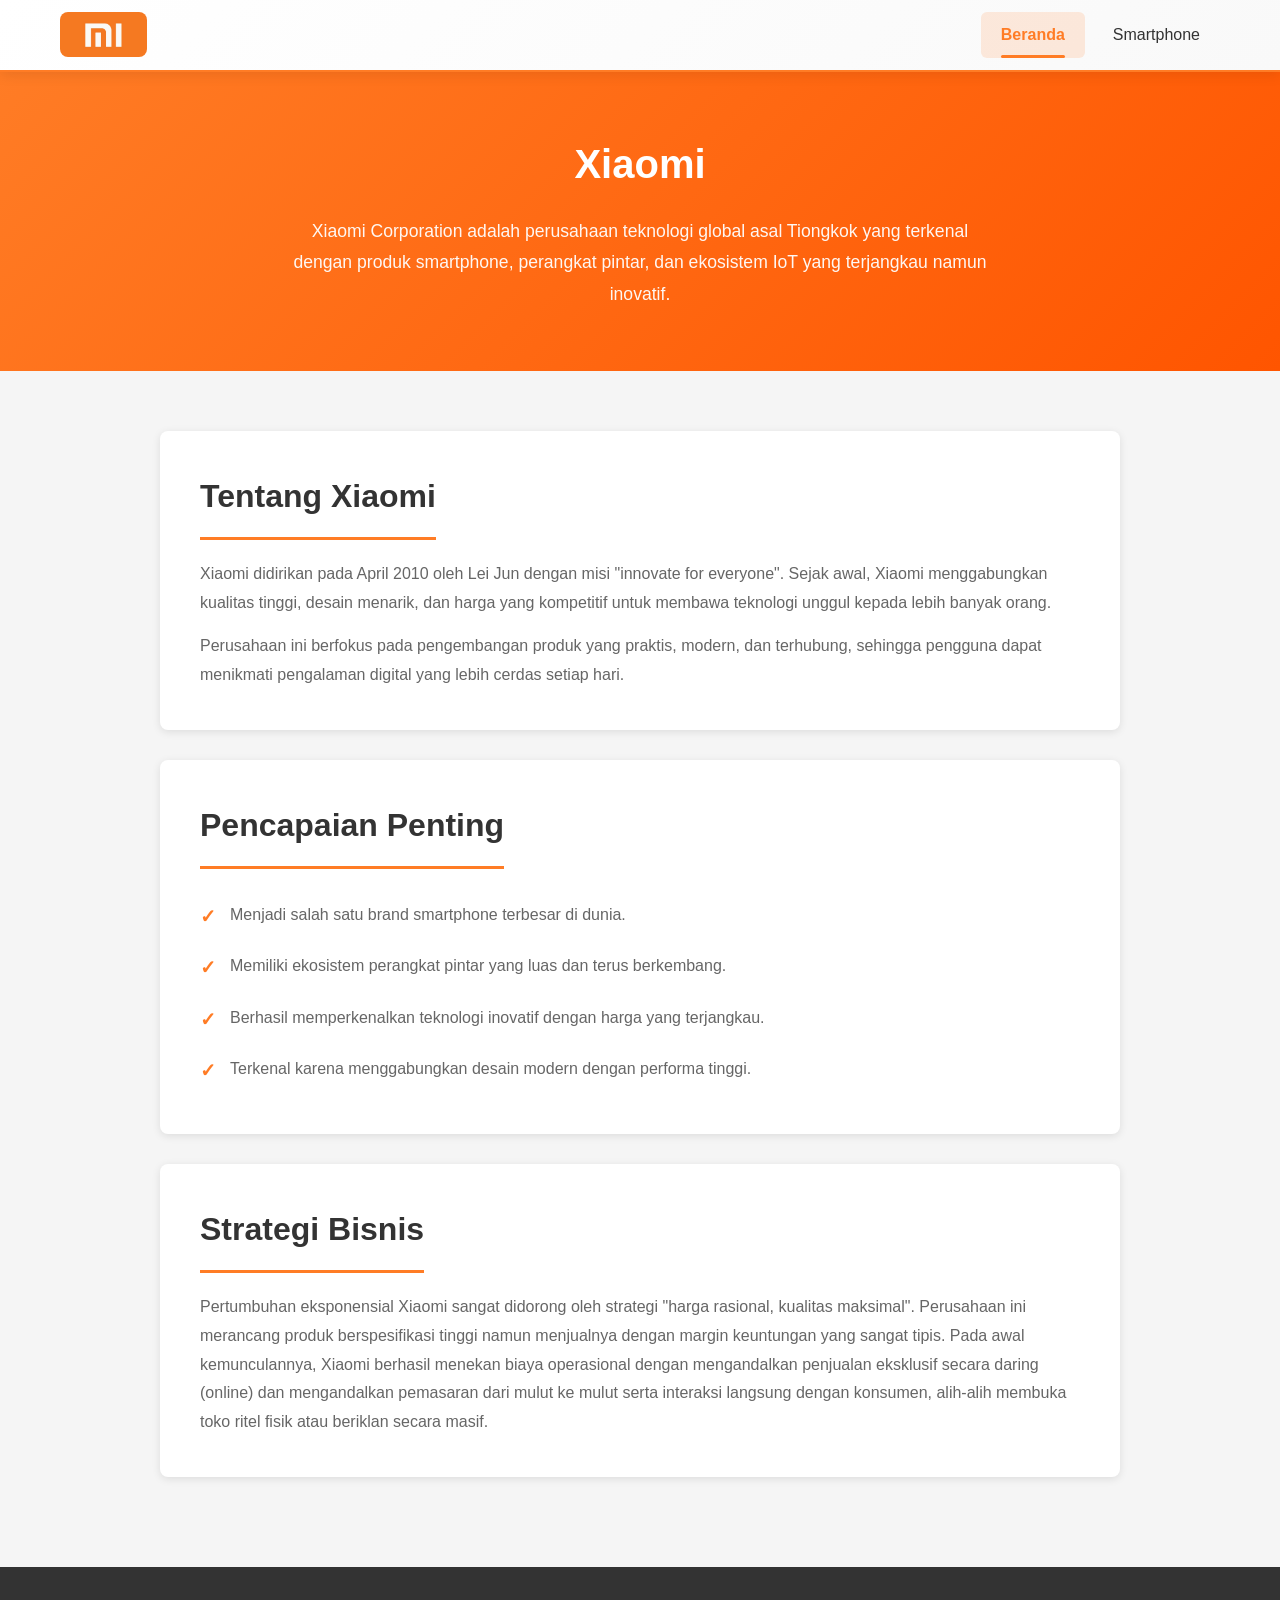
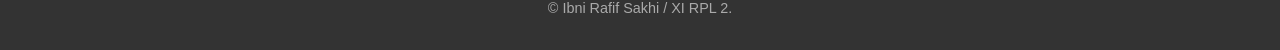
<file: index.html>
<!DOCTYPE html>
<html lang="id">
<head>
    <meta charset="UTF-8">
    <meta name="viewport" content="width=device-width, initial-scale=1.0">
    <title>Tentang Xiaomi</title>
    <link rel="stylesheet" href="style.css">
    <!-- Google tag (gtag.js) -->
<script async src="https://www.googletagmanager.com/gtag/js?id=G-2VZ0JHNVE3"></script>
<script>
  window.dataLayer = window.dataLayer || [];
  function gtag(){dataLayer.push(arguments);}
  gtag('js', new Date());

  gtag('config', 'G-2VZ0JHNVE3');
</script>
</head>
<body>
    <header class="topbar">
        <nav class="navbar">
            <div class="nav-container">
                <div class="nav-brand">
                    <img src="xiaomi logo.jpg" alt="Xiaomi" class="nav-logo">
                </div>
                <ul class="nav-menu">
                    <li><a href="index.html" class="nav-link active">Beranda</a></li>
                    <li><a href="halaman-2.html" class="nav-link">Smartphone</a></li>
                </ul>
            </div>
        </nav>
    </header>

    <header class="hero">
        <h1>Xiaomi</h1>
        <p>Xiaomi Corporation adalah perusahaan teknologi global asal Tiongkok yang terkenal dengan produk smartphone, perangkat pintar, dan ekosistem IoT yang terjangkau namun inovatif.</p>
    </header>

    <main class="container">
        <section class="about">
            <h2>Tentang Xiaomi</h2>
            <p>Xiaomi didirikan pada April 2010 oleh Lei Jun dengan misi "innovate for everyone". Sejak awal, Xiaomi menggabungkan kualitas tinggi, desain menarik, dan harga yang kompetitif untuk membawa teknologi unggul kepada lebih banyak orang.</p>
            <p>Perusahaan ini berfokus pada pengembangan produk yang praktis, modern, dan terhubung, sehingga pengguna dapat menikmati pengalaman digital yang lebih cerdas setiap hari.</p>
        </section>

        <section class="achievement">
            <h2>Pencapaian Penting</h2>
            <ul>
                <li>Menjadi salah satu brand smartphone terbesar di dunia.</li>
                <li>Memiliki ekosistem perangkat pintar yang luas dan terus berkembang.</li>
                <li>Berhasil memperkenalkan teknologi inovatif dengan harga yang terjangkau.</li>
                <li>Terkenal karena menggabungkan desain modern dengan performa tinggi.</li>
            </ul>
        </section>

        <section class="business-strategy">
            <h2>Strategi Bisnis</h2>
            <p>Pertumbuhan eksponensial Xiaomi sangat didorong oleh strategi "harga rasional, kualitas maksimal". Perusahaan ini merancang produk berspesifikasi tinggi namun menjualnya dengan margin keuntungan yang sangat tipis. Pada awal kemunculannya, Xiaomi berhasil menekan biaya operasional dengan mengandalkan penjualan eksklusif secara daring (online) dan mengandalkan pemasaran dari mulut ke mulut serta interaksi langsung dengan konsumen, alih-alih membuka toko ritel fisik atau beriklan secara masif.</p>
        </section>
    </main>

    <footer class="footer">
        <p>&copy; Ibni Rafif Sakhi  /  XI RPL 2.</p>
    </footer>
</body>
</html>
</file>
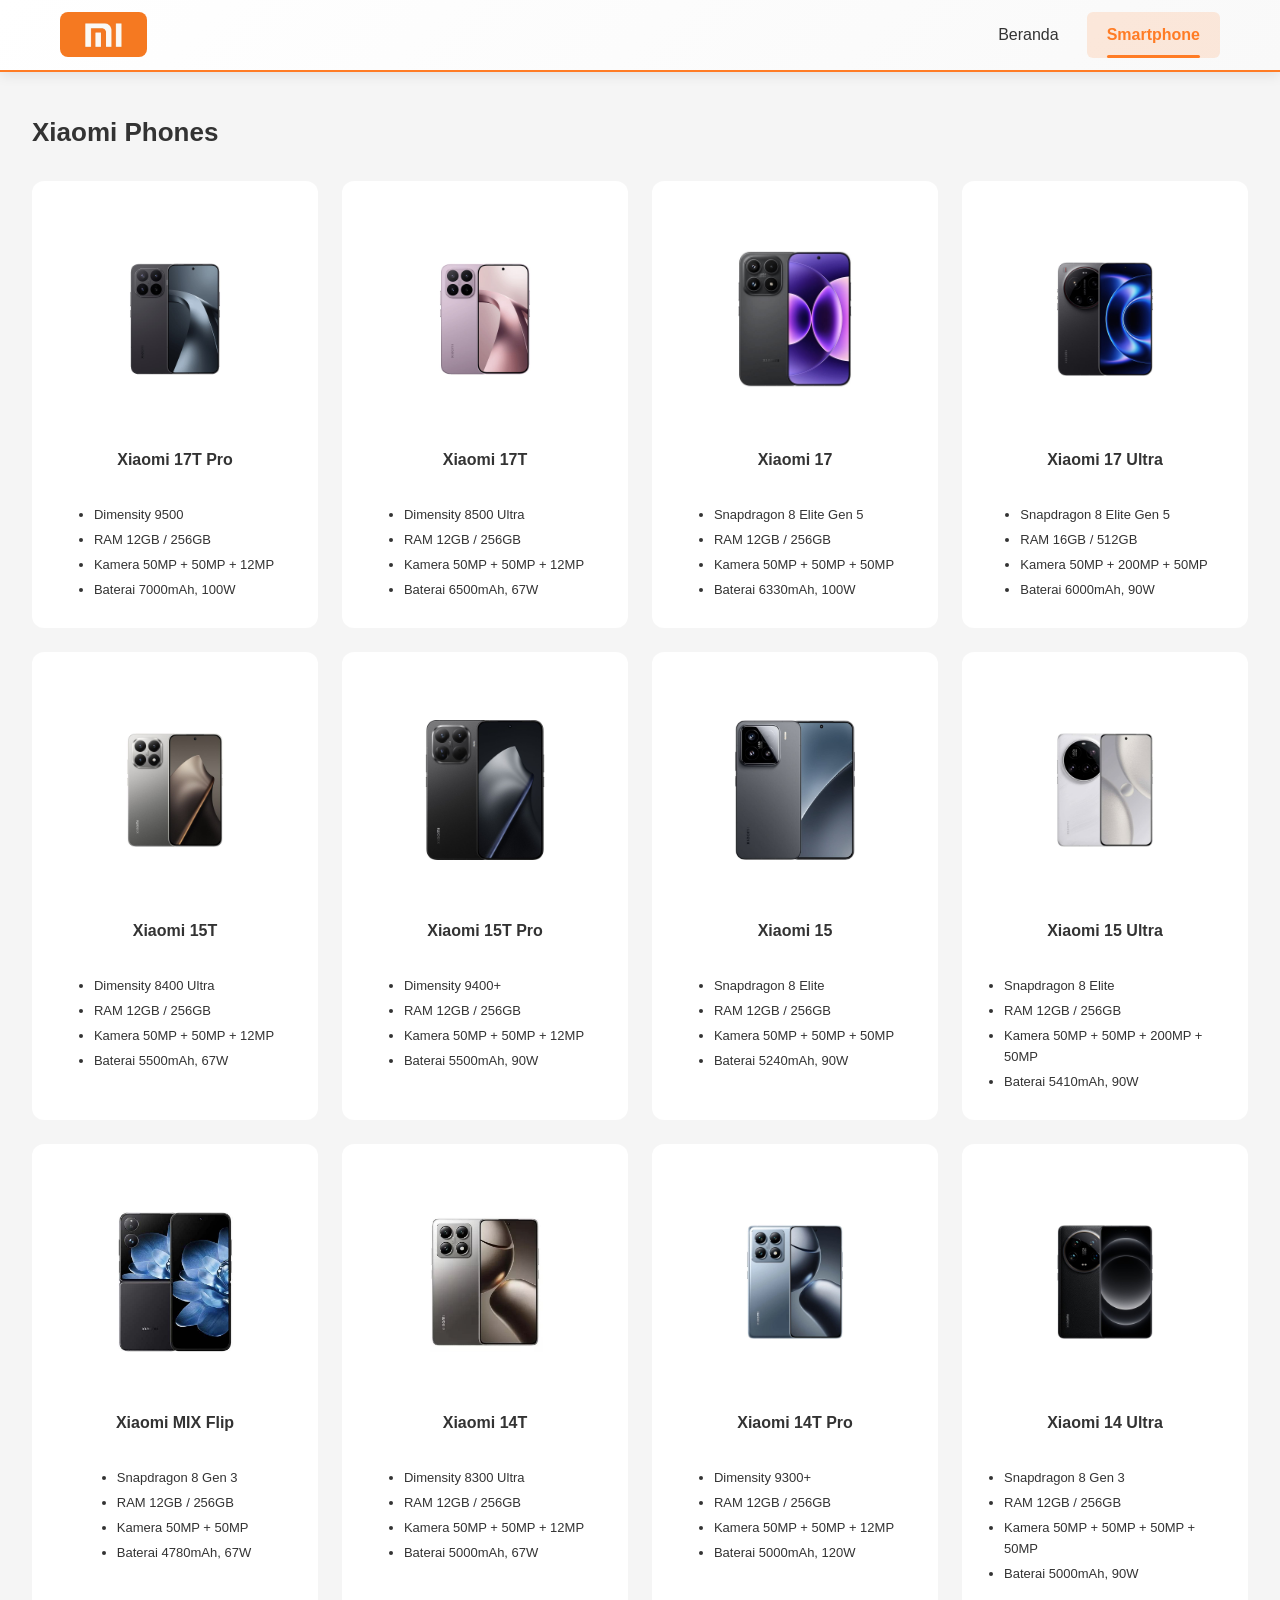
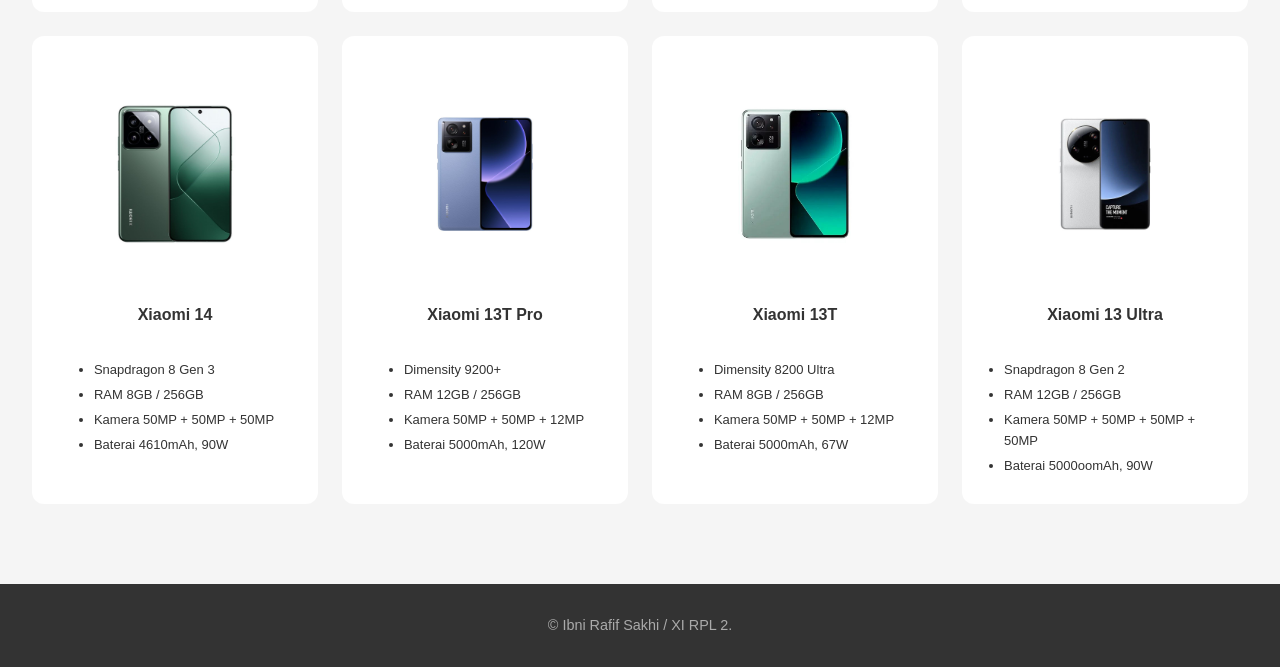
<file: halaman-2.html>
<!DOCTYPE html>
<html lang="id">
<head>
<meta charset="UTF-8">
<meta name="viewport" content="width=device-width, initial-scale=1.0">
<title>Smartphone</title>
<link rel="stylesheet" href="style.css">
</head>
<body>

<header class="topbar">
        <nav class="navbar">
            <div class="nav-container">
                <div class="nav-brand">
                    <img src="xiaomi logo.jpg" alt="Xiaomi" class="nav-logo">
                </div>
                <ul class="nav-menu">
                    <li><a href="index.html" class="nav-link">Beranda</a></li>
                    <li><a href="halaman-2.html" class="nav-link active">Smartphone</a></li>
                </ul>
            </div>
        </nav>
    </header>



<main>
  <h1 class="page-title">Xiaomi Phones</h1>

  <div class="product-grid">
    <div class="product-card">
      <div class="img-wrap">
        <img src="Xiaomi 17T Pro.jpg" alt="Xiaomi 17T Pro" width="140" height="140">
      </img>
      </div>
      <h3>Xiaomi 17T Pro</h3>
      <ul class="spec-list">
      <li>Dimensity 9500</li>
      <li>RAM 12GB / 256GB</li>
      <li>Kamera 50MP + 50MP + 12MP</li>
      <li>Baterai 7000mAh, 100W</li>
      </ul>
    </div>
    <div class="product-card">
      <div class="img-wrap">
        <img src="Xiaomi 17T.jpg" alt="Xiaomi 17T" width="140" height="140">
      </div>
      <h3>Xiaomi 17T</h3>
      <ul class="spec-list">
      <li>Dimensity 8500 Ultra</li>
      <li>RAM 12GB / 256GB</li>
      <li>Kamera 50MP + 50MP + 12MP</li>
      <li>Baterai 6500mAh, 67W</li>
      </ul>
    </div>
    <div class="product-card">
      <div class="img-wrap">
        <img src="Xiaomi 17.jpg" alt="Xiaomi 17" width="140" height="140">
      </div>
      <h3>Xiaomi 17</h3>
      <ul class="spec-list">
      <li>Snapdragon 8 Elite Gen 5</li>
      <li>RAM 12GB / 256GB</li>
      <li>Kamera 50MP + 50MP + 50MP</li>
      <li>Baterai 6330mAh, 100W</li>
      </ul>
    </div>
    <div class="product-card">
      <div class="img-wrap">
        <img src="Xiaomi 17 ultra.jpg" alt="Xiaomi 17 ultra" width="140" height="140">
      </div>
      <h3>Xiaomi 17 Ultra</h3>
      <ul class="spec-list">
      <li>Snapdragon 8 Elite Gen 5</li>
      <li>RAM 16GB / 512GB</li>
      <li>Kamera 50MP + 200MP + 50MP</li>
      <li>Baterai 6000mAh, 90W</li>
      </ul>
    </div>
    <div class="product-card">
      <div class="img-wrap">
        <img src="Xiaomi 15T.jpg" alt="Xiaomi 15T" width="140" height="140">
      </div>
      <h3>Xiaomi 15T</h3>
      <ul class="spec-list">
      <li>Dimensity 8400 Ultra</li>
      <li>RAM 12GB / 256GB</li>
      <li>Kamera 50MP + 50MP + 12MP</li>
      <li>Baterai 5500mAh, 67W</li>
      </ul>
    </div>
    <div class="product-card">
      <div class="img-wrap">
        <img src="Xiaomi 15T Pro.jpg" alt="Xiaomi 15T Pro" width="140" height="140">
      </div>
      <h3>Xiaomi 15T Pro</h3>
      <ul class="spec-list">
      <li>Dimensity 9400+</li>
      <li>RAM 12GB / 256GB</li>
      <li>Kamera 50MP + 50MP + 12MP</li>
      <li>Baterai 5500mAh, 90W</li>
      </ul>
    </div>
    <div class="product-card">
      <div class="img-wrap">
        <img src="Xiaomi 15.jpg" alt="Xiaomi 15" width="140" height="140">
      </div>
      <h3>Xiaomi 15</h3>
      <ul class="spec-list">
      <li>Snapdragon 8 Elite</li>
      <li>RAM 12GB / 256GB</li>
      <li>Kamera 50MP + 50MP + 50MP</li>
      <li>Baterai 5240mAh, 90W</li>
      </ul>
    </div>
    <div class="product-card">
      <div class="img-wrap">
        <img src="Xiaomi 15 Ultra.jpg" alt="Xiaomi 15 Ultra" width="140" height="140">
      </div>
      <h3>Xiaomi 15 Ultra</h3>
      <ul class="spec-list">
      <li>Snapdragon 8 Elite</li>
      <li>RAM 12GB / 256GB</li>
      <li>Kamera 50MP + 50MP + 200MP + 50MP</li>
      <li>Baterai 5410mAh, 90W</li>
      </ul>
    </div>
    <div class="product-card">
      <div class="img-wrap">
        <img src="Xiaomi Mix Flip.jpg" alt="Xiaomi Mix Flip" width="140" height="140">
      </div>
      <h3>Xiaomi MIX Flip</h3>
      <ul class="spec-list">
      <li>Snapdragon 8 Gen 3</li>
      <li>RAM 12GB / 256GB</li>
      <li>Kamera 50MP + 50MP</li>
      <li>Baterai 4780mAh, 67W</li>
      </ul>
    </div>
    <div class="product-card">
      <div class="img-wrap">
        <img src="Xiaomi 14T.jpg" alt="Xiaomi 14T" width="140" height="140">
      </div>
      <h3>Xiaomi 14T</h3>
      <ul class="spec-list">
      <li>Dimensity 8300 Ultra</li>
      <li>RAM 12GB / 256GB</li>
      <li>Kamera 50MP + 50MP + 12MP</li>
      <li>Baterai 5000mAh, 67W</li>
      </ul>
    </div>
    <div class="product-card">
      <div class="img-wrap">
        <img src="Xiaomi 14T Pro.jpg" alt="Xiaomi 14T Pro" width="140" height="140">
      </div>
      <h3>Xiaomi 14T Pro</h3>
      <ul class="spec-list">
      <li>Dimensity 9300+</li>
      <li>RAM 12GB / 256GB</li>
      <li>Kamera 50MP + 50MP + 12MP</li>
      <li>Baterai 5000mAh, 120W</li>
      </ul>
    </div>
    <div class="product-card">
      <div class="img-wrap">
        <img src="Xiaomi 14 Ultra.jpg" alt="Xiaomi 14 Ultra" width="140" height="140">
      </div>
      <h3>Xiaomi 14 Ultra</h3>
      <ul class="spec-list">
      <li>Snapdragon 8 Gen 3</li>
      <li>RAM 12GB / 256GB</li>
      <li>Kamera 50MP + 50MP + 50MP + 50MP</li>
      <li>Baterai 5000mAh, 90W</li>
      </ul>
    </div>
    <div class="product-card">
      <div class="img-wrap">
        <img src="Xiaomi 14.jpg" alt="Xiaomi 14" width="140" height="140">
      </div>
      <h3>Xiaomi 14</h3>
      <ul class="spec-list">
      <li>Snapdragon 8 Gen 3</li>
      <li>RAM 8GB / 256GB</li>
      <li>Kamera 50MP + 50MP + 50MP</li>
      <li>Baterai 4610mAh, 90W</li>
      </ul>
    </div>
    <div class="product-card">
      <div class="img-wrap">
        <img src="Xiaomi 13T Pro.jpg" alt="Xiaomi 13T Pro" width="140" height="140">
      </div>
      <h3>Xiaomi 13T Pro</h3>
      <ul class="spec-list">
      <li>Dimensity 9200+</li>
      <li>RAM 12GB / 256GB</li>
      <li>Kamera 50MP + 50MP + 12MP</li>
      <li>Baterai 5000mAh, 120W</li>
      </ul>
    </div>
    <div class="product-card">
      <div class="img-wrap">
        <img src="Xiaomi 13T.jpg" alt="Xiaomi 13T" width="140" height="140">
      </div>
      <h3>Xiaomi 13T</h3>
      <ul class="spec-list">
      <li>Dimensity 8200 Ultra</li>
      <li>RAM 8GB / 256GB</li>
      <li>Kamera 50MP + 50MP + 12MP</li>
      <li>Baterai 5000mAh, 67W</li>
      </ul>
    </div>
    <div class="product-card">
      <div class="img-wrap">
        <img src="Xiaomi 13 Ultra.jpg" alt="Xiaomi 13 Ultra" width="140" height="140">
      </div>
      <h3>Xiaomi 13 Ultra</h3>
      <ul class="spec-list">
      <li>Snapdragon 8 Gen 2</li>
      <li>RAM 12GB / 256GB</li>
      <li>Kamera 50MP + 50MP + 50MP + 50MP</li>
      <li>Baterai 5000oomAh, 90W</li>
      </ul>
    </div>  </div>
</main>

<footer class="footer">
   <p> &copy; Ibni Rafif Sakhi  /  XI RPL 2. </p>
</footer>

</body>
</html>
</file>
<file: style.css>
* {
  margin: 0;
  padding: 0;
  box-sizing: border-box;
}

html {
  scroll-behavior: smooth;
}

body {
  font-family: "Segoe UI", Tahoma, Geneva, Verdana, sans-serif;
  background-color: #f5f5f5;
  color: #333;
  line-height: 1.6;
}



.navbar {
  position: sticky;
  top: 0;
  background: linear-gradient(135deg, #fff 0%, #f9f9f9 100%);
  box-shadow: 0 4px 12px rgba(0, 0, 0, 0.08);
  z-index: 100;
  border-bottom: 2px solid #ff7c25;
}

.nav-container {
  max-width: 1200px;
  margin: 0 auto;
  padding: 12px 20px;
  display: flex;
  justify-content: space-between;
  align-items: center;
}

.nav-brand {
  display: flex;
  align-items: center;
  gap: 12px;
  font-weight: 700;
  font-size: 1.3rem;
  color: #333;
  text-decoration: none;
}

.nav-logo {
  height: 45px;
  width: auto;
  border-radius: 8px;
  transition: transform 0.3s ease;
}

.nav-logo:hover {
  transform: scale(1.05);
}

.brand-text {
  color: #ff7c25;
  font-weight: 800;
  letter-spacing: 0.5px;
}

.nav-menu {
  list-style: none;
  display: flex;
  gap: 8px;
  align-items: center;
}

.nav-link {
  display: block;
  padding: 10px 20px;
  text-decoration: none;
  color: #333;
  font-weight: 500;
  font-size: 1rem;
  border-radius: 6px;
  transition: all 0.3s ease;
  position: relative;
}

.nav-link:hover {
  color: #ff7c25;
  background-color: rgba(255, 124, 37, 0.1);
  transform: translateY(-2px);
}

.nav-link.active {
  color: #ff7c25;
  background-color: rgba(255, 124, 37, 0.15);
  font-weight: 600;
}

.nav-link.active::after {
  content: '';
  position: absolute;
  bottom: 0;
  left: 20px;
  right: 20px;
  height: 3px;
  background-color: #ff7c25;
  border-radius: 2px;
}


.hero {
  background: linear-gradient(135deg, #ff7c25 0%, #ff5500 100%);
  color: white;
  padding: 60px 20px;
  text-align: center;
}

.hero h1 {
  font-size: 2.5rem;
  margin-bottom: 20px;
}

.hero p {
  font-size: 1.1rem;
  max-width: 700px;
  margin: 0 auto;
  line-height: 1.8;
  opacity: 0.95;
}

.container {
  max-width: 1000px;
  margin: 0 auto;
  padding: 60px 20px;
}

section {
  background: white;
  padding: 40px;
  margin-bottom: 30px;
  border-radius: 8px;
  box-shadow: 0 2px 8px rgba(0, 0, 0, 0.1);
}

section h2 {
  font-size: 2rem;
  color: #333;
  margin-bottom: 20px;
  padding-bottom: 15px;
  border-bottom: 3px solid #ff7c25;
  display: inline-block;
}

section p {
  color: #666;
  line-height: 1.8;
  margin-bottom: 15px;
  font-size: 1rem;
}

section p:last-child {
  margin-bottom: 0;
}


.achievement ul {
  list-style: none;
  padding-left: 0;
}

.achievement li {
  padding: 12px 0;
  padding-left: 30px;
  position: relative;
  color: #666;
  line-height: 1.7;
}

.achievement li::before {
  content: "✓";
  position: absolute;
  left: 0;
  color: #ff7c25;
  font-weight: bold;
  font-size: 1.2rem;
}


.footer {
  background: #333;
  color: white;
  text-align: center;
  padding: 30px 20px;
  font-size: 0.9rem;
}

.footer p {
  color: #aaa;
}


@media (max-width: 768px) {
  .nav-container {
    flex-wrap: wrap;
    padding: 10px 15px;
  }

  .nav-brand {
    gap: 8px;
    font-size: 1.1rem;
  }

  .nav-logo {
    height: 40px;
  }

  .nav-menu {
    width: 100%;
    flex-wrap: wrap;
    gap: 5px;
    margin-top: 10px;
  }

  .nav-link {
    padding: 8px 15px;
    font-size: 0.95rem;
  }

  .hero h1 {
    font-size: 2rem;
  }

  .hero p {
    font-size: 1rem;
  }

  section {
    padding: 30px 20px;
  }

  section h2 {
    font-size: 1.5rem;
  }
}

@media (max-width: 600px) {
  .hero h1 {
    font-size: 1.5rem;
  }

  .hero p {
    font-size: 0.95rem;
  }

  .container {
    padding: 30px 15px;
  }

  section {
    padding: 20px 15px;
  }

  section h2 {
    font-size: 1.3rem;
  }
}


/* halaman 2 */




.category-bar{
  border-bottom: 1px solid var(--border);
  background:#fff;
}
.category-bar .inner{
  max-width: 1400px;
  margin: 0 auto;
  display:flex;
  gap: 40px;
  padding: 0 32px;
}
.category-bar a{
  display:inline-block;
  padding: 16px 0;
  font-size: 15px;
  font-weight: 600;
  color: var(--text-gray);
  border-bottom: 2px solid transparent;
}
.category-bar a.active{
  color: var(--text-dark);
  border-color: var(--orange);
}

main{
  max-width: 1400px;
  margin: 0 auto;
  padding: 40px 32px 80px;
}
.page-title{
  font-size: 26px;
  font-weight: 700;
  margin-bottom: 28px;
}

.product-grid{
  display: grid;
  grid-template-columns: repeat(4, 1fr);
  gap: 24px;
}

.product-card{
  border: 1px solid var(--border);
  border-radius: 12px;
  padding: 28px 24px 24px;
  display:flex;
  flex-direction: column;
  align-items:center;
  text-align:center;
  transition: box-shadow .25s ease, transform .25s ease;
  background:#fff;
}
.product-card:hover{
  box-shadow: 0 8px 24px rgba(0,0,0,0.08);
  transform: translateY(-4px);
}

.product-card .img-wrap{
  width:100%;
  height: 220px;
  display:flex;
  align-items:center;
  justify-content:center;
  margin-bottom: 18px;
}
.product-card img{
  max-width: 100%;
  max-height: 100%;
  object-fit: contain;
}

.product-card h3{
  font-size: 16px;
  font-weight: 600;
  margin-bottom: 14px;
  min-height: 40px;
}



.spec-list{
  text-align: left;
  font-size: 13px;
  color: var(--text-gray);
  list-style: disc;
  padding-left: 18px;
  margin-top: 4px;
}
.spec-list li{
  margin-bottom: 4px;
}




/* ===== Responsive ===== */
@media (max-width: 1100px){
  .product-grid{ grid-template-columns: repeat(3, 1fr); }
}
@media (max-width: 800px){
  nav.main-nav{ display:none; }
  .product-grid{ grid-template-columns: repeat(2, 1fr); }
  .footer-inner{ grid-template-columns: 1fr; }
}
@media (max-width: 480px){
  .product-grid{ grid-template-columns: 1fr 1fr; gap: 14px; }
  .product-card{ padding: 16px 12px; }
  .product-card .img-wrap{ height: 140px; }
}
</file>
